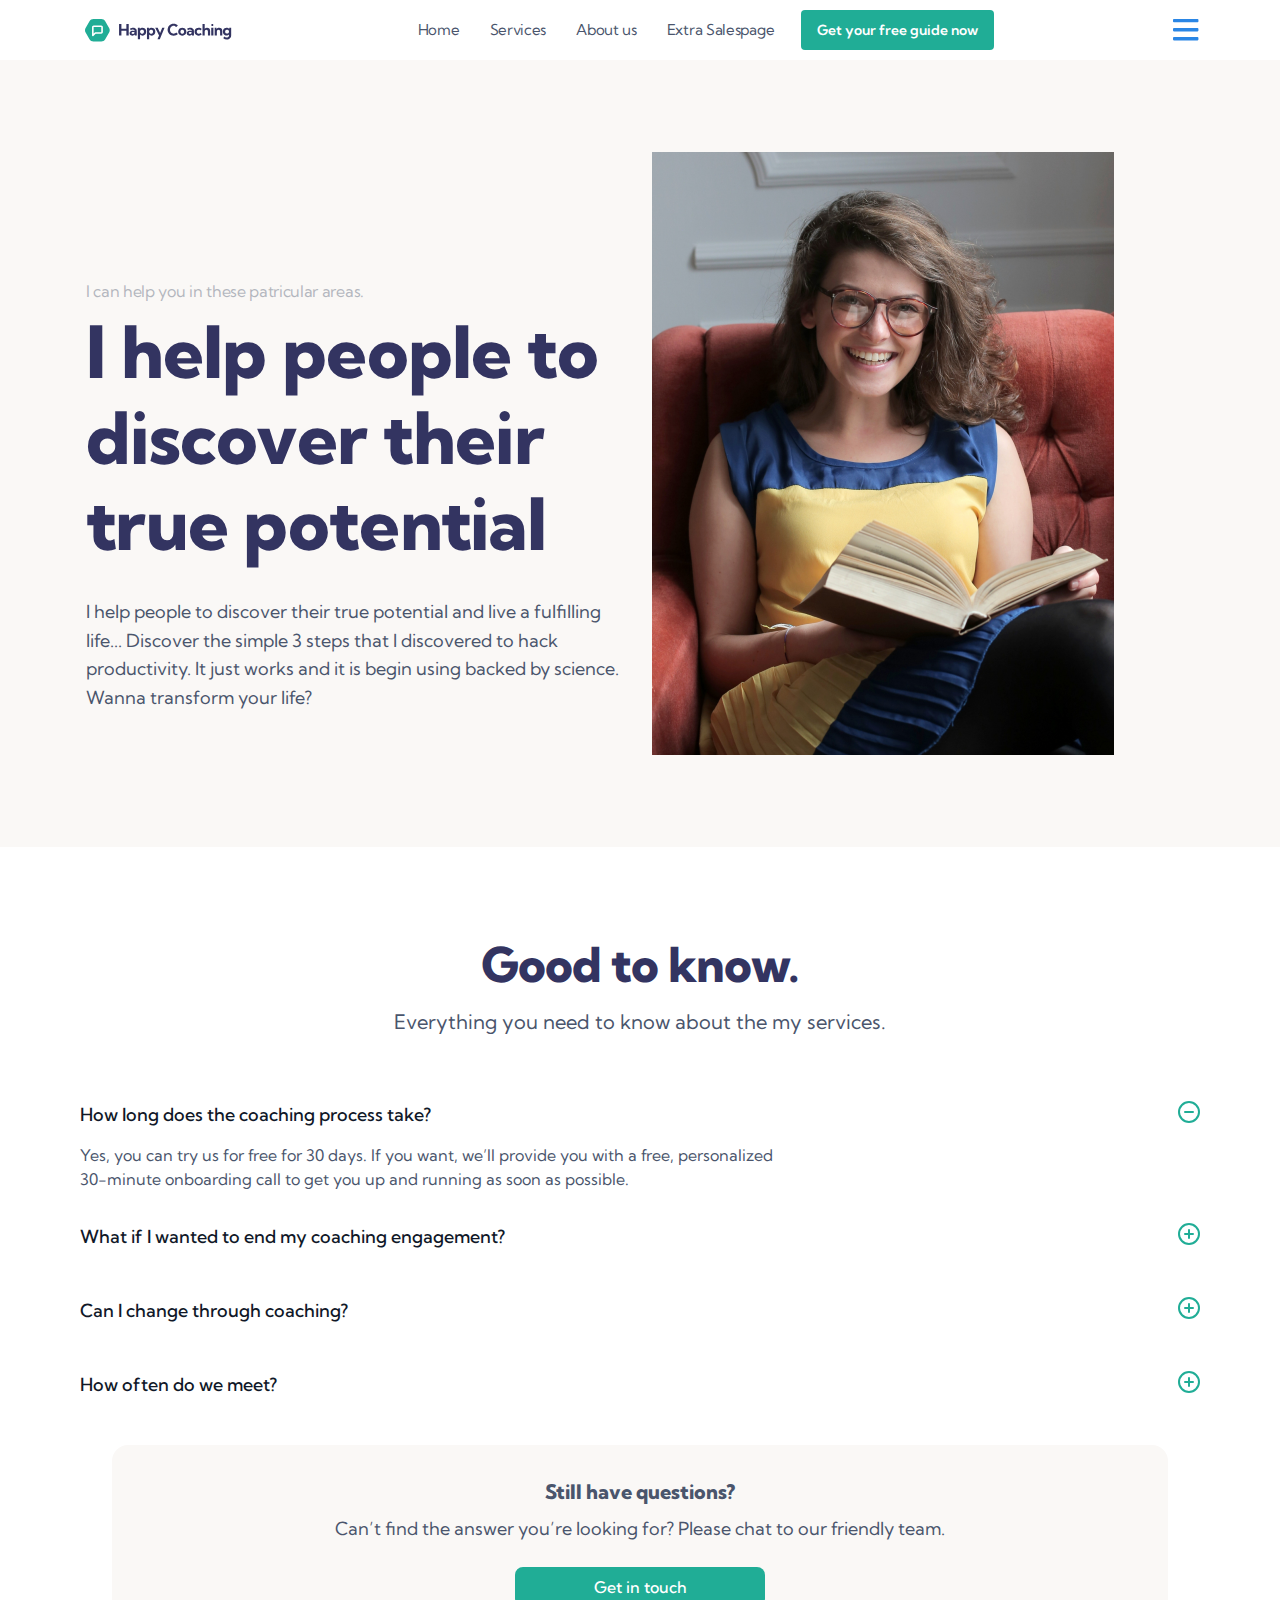
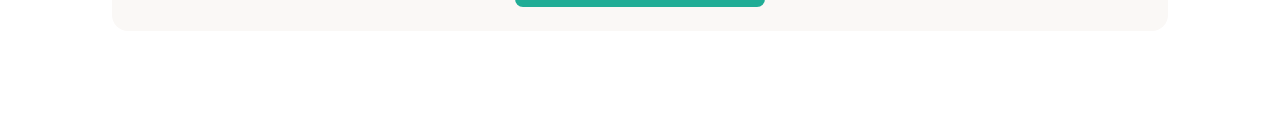
<file: index.html>
<!DOCTYPE html>
<html lang="en">

<head>
  <meta charset="UTF-8">
  <meta name="viewport" content="width=device-width, initial-scale=1.0">
  <meta name="description"
    content="Welcome to HappyCoaching! We offer personal development and coaching services to achieve happiness and success in your life.">
  <meta name="keywords" content="HappyCoaching, coaching, personal development, happiness, success">
  <meta name="author" content="Rekhletsky O.S.">
  <title>Test | Smoroda</title>
  <link rel="preconnect" href="https://fonts.googleapis.com">
  <link rel="preconnect" href="https://fonts.gstatic.com" crossorigin>
  <link href="https://fonts.googleapis.com/css2?family=Kumbh+Sans:wght@400;500;600;800&display=swap" rel="stylesheet">
  <link rel="stylesheet" href="index.css">
</head>

<body>
  <header class="header">
    <img class="logo" src="./assets/logo.svg" alt="Logo">
    <nav class="nav">
      <ul class="nav__list">
        <li class="nav__item">
          <a class="nav__link" href="/">Home</a>
        </li>
        <li class="nav__item">
          <a class="nav__link" href="/services">Services</a>
        </li>
        <li class="nav__item">
          <a class="nav__link" href="/about">About us</a>
        </li>
        <li class="nav__item">
          <a class="nav__link" href="/salespage">Extra Salespage</a>
        </li>
      </ul>
      <button class="nav__btn" href="/guide">
        Get your free guide now
      </button>
    </nav>
    <img class="toogle" src="./assets/toogle.svg" alt="toogle">
  </header>
  <section class="intro">
    <div class="intro__info">
      <div class="intro__suptitle">I can help you in these patricular areas.</div>
      <h1 class="intro__title">I help people to discover their true potential</h1>
      <div class="intro__text">I help people to discover their true potential and live a fulfilling life...
        Discover the simple 3 steps that I discovered to hack productivity. It just works and it is begin using backed
        by
        science. Wanna transform your life?</div>
    </div>
    <img class="intro__img" src="./assets/intro.png" alt="intro">
  </section>
  <section class="info">
    <h2 class="info__title">Good to know.</h2>
    <div class="info__subtitle">Everything you need to know about the my services.</div>
    <ul class="info__list">
      <li class="info__list-item">
        <details class="info__list-link" open>
          <summary class="info__list-list">How long does the coaching process take?</summary>
          <p>Yes, you can try us for free for 30 days. If you want, we’ll provide you with a free, personalized
            30-minute
            onboarding call to get you up and running as soon as possible.</p>
        </details>
        <div class="info__list-btn">
          <img class="rotate-180" src="./assets/minus.svg" alt="minus">
        </div>
      </li>
      <li class="info__list-item">
        <details class="info__list-link">
          <summary class="info__list-list">What if I wanted to end my coaching engagement?</summary>
          <p>Yes, you can try us for free for 30 days. If you want, we’ll provide you with a free, personalized
            30-minute
            onboarding call to get you up and running as soon as possible.</p>
        </details>
        <div class="info__list-btn">
          <img src="./assets/plus.svg" alt="plus">
        </div>
      </li>
      <li class="info__list-item">
        <details class="info__list-link">
          <summary class="info__list-list">Can I change through coaching?</summary>
          <p>Yes, you can try us for free for 30 days. If you want, we’ll provide you with a free, personalized
            30-minute
            onboarding call to get you up and running as soon as possible.</p>
        </details>
        <div class="info__list-btn">
          <img src="./assets/plus.svg" alt="plus">
        </div>
      </li>
      <li class="info__list-item">
        <details class="info__list-link">
          <summary class="info__list-list">How often do we meet?</summary>
          <p>Yes, you can try us for free for 30 days. If you want, we’ll provide you with a free, personalized
            30-minute
            onboarding call to get you up and running as soon as possible.</p>
        </details>
        <div class="info__list-btn">
          <img src="./assets/plus.svg" alt="plus">
        </div>
      </li>
    </ul>
    <div class="info__footer">
      <div class="info__footer-title">Still have questions?</div>
      <div class="info__footer-subtitle">Can’t find the answer you’re looking for? Please chat to our friendly team.
      </div>
      <a class="info__footer-link" href="/">Get in touch</a>
    </div>
  </section>
</body>
<script src="./index.js"></script>

</html>
</file>
<file: index.css>
html {
  box-sizing: border-box;
}

*,
*::after,
*::before {
  box-sizing: inherit;
}

ul[class],
ol[class] {
  padding: 0;
}

body,
h1,
h2,
h3,
h4,
h5,
h6,
p,
ul,
ol,
li,
figure,
figcaption,
blockquote,
dl,
dd {
  margin: 0;
}

ul[class] {
  list-style: none;
}

img {
  max-width: 100%;
  display: block;
}

input,
button,
textarea,
select {
  font: inherit;
}

a {
  text-decoration: none;
}

button:active,
button:focus {
  outline: none;
}

button::-moz-focus-inner {
  border: 0;
}

body {
  font-family: "Kumbh Sans", sans-serif;
  font-weight: 400;
  font-size: 16px;
  color: #4a556c;
  max-width: 1440px;
  padding: 0 80px;
  margin: 0 auto;
}

.header {
  display: flex;
  justify-content: space-between;
  align-items: center;
  padding: 10px 0;
}

.logo {
  padding-left: 5px;
}

.nav {
  display: flex;
  align-items: center;
  margin-right: -5px;
}
.nav__list {
  display: flex;
  margin-right: 27px;
}
.nav__item {
  padding-right: 30px;
}
.nav__item:last-child {
  padding-right: 0;
}
.nav__link {
  color: inherit;
  letter-spacing: -0.02em;
  font-size: 15px;
  line-height: 24px;
}
.nav__btn {
  font-size: 14px;
  line-height: 130%;
  font-weight: 600;
  color: #ffffff;
  padding: 11px 16px;
  background: #20ad96;
  border-radius: 4px;
  border: none;
  cursor: pointer;
}

.intro {
  background: #faf8f6;
  padding: 92px 166px 92px 86px;
  margin: 0 -80px;
  display: flex;
  align-items: center;
  justify-content: space-between;
}
.intro__info {
  width: 545px;
  padding-top: 84px;
}
.intro__suptitle {
  letter-spacing: -0.02em;
  opacity: 0.4;
  line-height: 150%;
  margin-bottom: 6px;
}
.intro__title {
  font-size: 72px;
  font-weight: 800;
  line-height: 120%;
  letter-spacing: -0.01em;
  color: #333461;
  margin-bottom: 30px;
}
.intro__text {
  font-size: 18px;
  line-height: 160%;
}
.intro__img {
  max-width: 462px;
  width: 100%;
  object-fit: contain;
}

.info {
  padding: 96px 0;
}
.info__title {
  font-size: 48px;
  line-height: 44px;
  font-weight: 800;
  letter-spacing: -0.02em;
  text-align: center;
  color: #333461;
  margin-bottom: 20px;
}
.info__subtitle {
  font-size: 20px;
  line-height: 30px;
  text-align: center;
  margin-bottom: 64px;
}
.info__list {
  margin-bottom: 32px;
}
.info__list-item {
  display: flex;
  justify-content: space-between;
  margin-bottom: 32px;
}
.info__list-link {
  cursor: pointer;
}
.info__list-list {
  font-size: 18px;
  line-height: 28px;
  font-weight: 500;
  color: #101828;
  margin-bottom: 8px;
}
.info p {
  line-height: 24px;
  max-width: 720px;
}
.info__footer {
  padding: 32px 0;
  margin: 0 32px;
  background: #faf8f6;
  border-radius: 16px;
  text-align: center;
}
.info__footer-title {
  font-size: 20px;
  line-height: 30px;
  font-weight: 800;
  margin-bottom: 8px;
}
.info__footer-subtitle {
  font-size: 18px;
  line-height: 28px;
  margin-bottom: 32px;
}
.info__footer-link {
  padding: 10px 78.5px;
  border-radius: 8px;
  background: #20ad96;
  color: #fff;
  font-size: 16px;
  line-height: 24px;
  font-weight: 500;
}

.info__list-btn img {
  transition: transform 0.3s ease-in-out;
}

.rotate-180 {
  transform: rotate(180deg);
}

summary::marker {
  display: none;
  font-size: 0;
}

details[open] summary ~ * {
  animation: sweep 0.5s ease-in-out;
}

@keyframes sweep {
  0% {
    opacity: 0;
    margin-left: -10px;
  }
  100% {
    opacity: 1;
    margin-left: 0px;
  }
}
@media (max-width: 500px) {
  body {
    padding: 0 10px;
  }
  .header {
    position: relative;
    overflow: hidden;
  }
  .nav {
    position: absolute;
    margin: 0 auto;
    top: 60px;
    left: 0;
    right: 0;
    z-index: 2;
    background: #fff;
    text-align: center;
    transform: translateX(100px);
    transition: all 0.5s ease-in-out;
  }
  .nav__item {
    padding: 20px 0;
  }
  .nav__btn {
    display: none;
  }
  .nav__list {
    display: flex;
    flex-direction: column;
    justify-content: center;
    margin-right: 0;
    width: 100%;
  }
  .nav__item {
    padding-right: 0;
  }
  .header.active {
    overflow: visible;
  }
  .header.active .nav {
    display: block;
    transform: translateX(0);
  }
  .intro {
    margin: 0 auto;
    padding: 10px;
    flex-direction: column;
  }
  .intro .intro__info {
    padding-top: 10px;
    width: auto;
    text-align: center;
  }
  .intro .intro__title {
    font-size: 32px;
  }
  .info {
    padding: 40px;
  }
  .info__title {
    font-size: 28px;
    line-height: 32px;
  }
  .info__list-item {
    position: relative;
  }
  .info__list-btn {
    position: absolute;
    right: -23px;
    top: 50%;
    transform: translateY(-50%);
  }
  .info__footer {
    padding: 0;
    margin: 0;
  }
  .info__footer-link {
    padding: 5px 10px;
  }
  .info__list-list {
    font-size: 14px;
    line-height: 18px;
  }
}

/*# sourceMappingURL=index.css.map */
</file>
